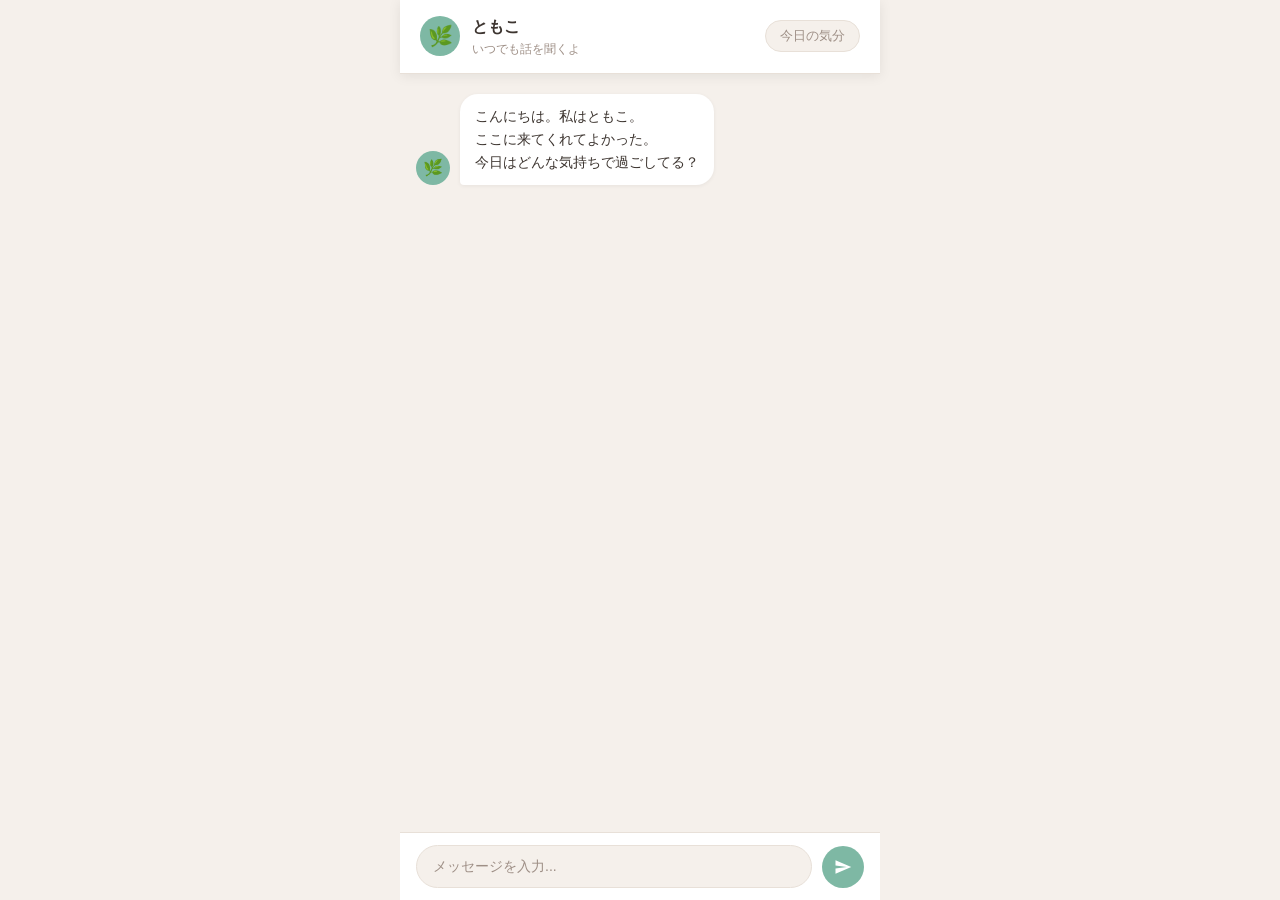
<file: OneDrive/デスクトップ/LINE引きこもり/frontend/index.html>
<!DOCTYPE html>
<html lang="ja">
<head>
  <meta charset="UTF-8">
  <meta name="viewport" content="width=device-width, initial-scale=1.0, maximum-scale=1.0, user-scalable=no">
  <meta name="theme-color" content="#7eb8a4">
  <title>ともこ - 話し相手AI</title>

  <!-- LIFF SDK (本番で使用) -->
  <!-- <script src="https://static.line-scdn.net/liff/edge/2/sdk.js"></script> -->

  <link rel="stylesheet" href="src/css/main.css">
</head>
<body>

<div class="app">
  <!-- ヘッダー -->
  <header class="header">
    <div class="header-avatar">🌿</div>
    <div class="header-info">
      <h1>ともこ</h1>
      <p>いつでも話を聞くよ</p>
    </div>
    <button class="header-mood-btn" id="mood-btn">今日の気分</button>
  </header>

  <!-- メッセージ一覧 -->
  <main class="messages" id="messages"></main>

  <!-- 入力エリア -->
  <div class="input-area">
    <textarea
      id="message-input"
      placeholder="メッセージを入力..."
      rows="1"
    ></textarea>
    <button id="send-btn" aria-label="送信">
      <svg viewBox="0 0 24 24" xmlns="http://www.w3.org/2000/svg">
        <path d="M2.01 21L23 12 2.01 3 2 10l15 2-15 2z"/>
      </svg>
    </button>
  </div>
</div>

<!-- 気分チェックモーダル -->
<div class="modal-overlay hidden" id="mood-overlay">
  <div class="modal" style="position:relative;">
    <button class="modal-close" id="mood-close">✕</button>
    <h2>今日の気分は？</h2>
    <p>無理に答えなくていいよ。ありのままで</p>
    <div class="mood-options" id="mood-options"></div>
    <textarea
      id="mood-note"
      placeholder="一言メモ（任意）"
    ></textarea>
    <button id="mood-save-btn">記録する</button>
  </div>
</div>

<!-- スクリプト -->
<script src="src/js/config.js"></script>
<script src="src/js/storage.js"></script>
<script src="src/js/liff-init.js"></script>
<script src="src/js/api-client.js"></script>
<script src="src/js/mood.js"></script>
<script src="src/js/chat.js"></script>

<script>
  (async () => {
    try {
      await LiffManager.init();
      Mood.init();
      Chat.init();
    } catch (e) {
      console.error("Init error:", e);
    }
  })();
</script>

</body>
</html>
</file>
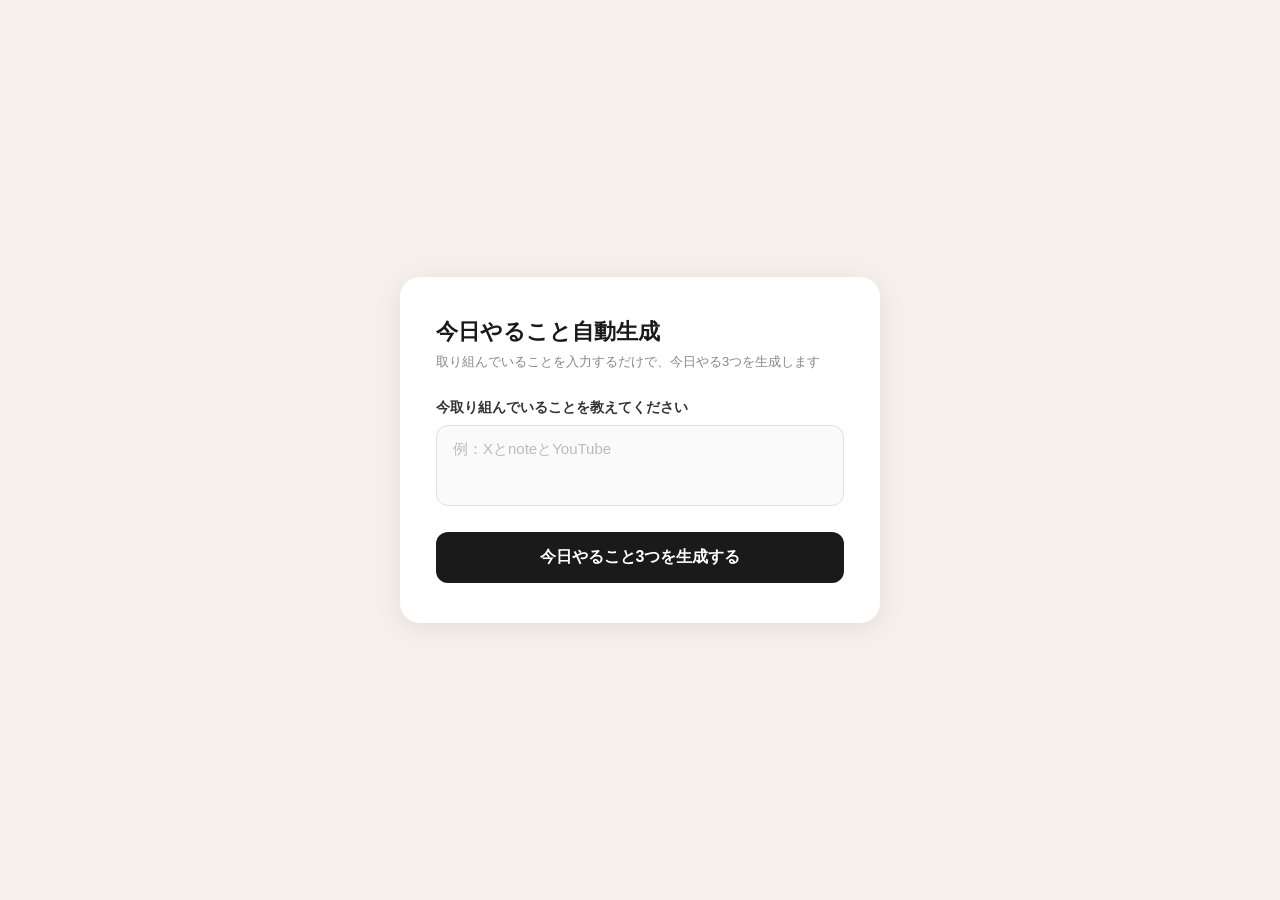
<file: OneDrive/デスクトップ/アプリ集/today_to_do/index.html>
<!DOCTYPE html>
<html lang="ja">
<head>
  <meta charset="UTF-8">
  <meta name="viewport" content="width=device-width, initial-scale=1.0">
  <title>今日やること自動生成</title>
  <style>
    * { box-sizing: border-box; margin: 0; padding: 0; }

    body {
      font-family: 'Hiragino Kaku Gothic ProN', 'Hiragino Sans', sans-serif;
      background: #f5f0eb;
      min-height: 100vh;
      display: flex;
      align-items: center;
      justify-content: center;
      padding: 20px;
    }

    .container {
      background: #fff;
      border-radius: 20px;
      padding: 40px 36px;
      width: 100%;
      max-width: 480px;
      box-shadow: 0 4px 24px rgba(0,0,0,0.08);
    }

    h1 {
      font-size: 22px;
      font-weight: 700;
      color: #1a1a1a;
      margin-bottom: 6px;
    }

    .subtitle {
      font-size: 13px;
      color: #888;
      margin-bottom: 28px;
    }

    label {
      display: block;
      font-size: 14px;
      font-weight: 600;
      color: #333;
      margin-bottom: 8px;
    }

    textarea {
      width: 100%;
      border: 1.5px solid #e0e0e0;
      border-radius: 12px;
      padding: 14px 16px;
      font-size: 15px;
      font-family: inherit;
      resize: none;
      outline: none;
      transition: border-color 0.2s;
      color: #222;
      background: #fafafa;
    }

    textarea:focus { border-color: #4f8ef7; background: #fff; }

    textarea::placeholder { color: #bbb; }

    button {
      width: 100%;
      margin-top: 22px;
      padding: 15px;
      background: #1a1a1a;
      color: #fff;
      border: none;
      border-radius: 12px;
      font-size: 16px;
      font-weight: 700;
      font-family: inherit;
      cursor: pointer;
      transition: background 0.2s, transform 0.1s;
    }

    button:hover { background: #333; }
    button:active { transform: scale(0.98); }
    button:disabled { background: #ccc; cursor: not-allowed; }

    .result {
      margin-top: 28px;
      padding: 24px 20px;
      background: #f9f7f4;
      border-radius: 14px;
      border: 1.5px solid #ece8e2;
      display: none;
    }

    .result-title {
      font-size: 18px;
      font-weight: 800;
      color: #1a1a1a;
      margin-bottom: 14px;
    }

    .task-item {
      display: flex;
      align-items: flex-start;
      gap: 10px;
      padding: 10px 0;
      border-bottom: 1px solid #ece8e2;
      font-size: 15px;
      color: #222;
      line-height: 1.5;
    }

    .task-item:last-child { border-bottom: none; }

    .task-dot {
      width: 8px;
      height: 8px;
      border-radius: 50%;
      background: #4f8ef7;
      margin-top: 7px;
      flex-shrink: 0;
    }

    .loading {
      display: none;
      text-align: center;
      padding: 20px;
      color: #888;
      font-size: 14px;
    }

    .spinner {
      display: inline-block;
      width: 22px;
      height: 22px;
      border: 2px solid #ddd;
      border-top-color: #4f8ef7;
      border-radius: 50%;
      animation: spin 0.7s linear infinite;
      margin-bottom: 8px;
    }

    @keyframes spin { to { transform: rotate(360deg); } }

    .error {
      margin-top: 14px;
      padding: 12px 16px;
      background: #fff0f0;
      border: 1px solid #fcc;
      border-radius: 10px;
      color: #c00;
      font-size: 13px;
      display: none;
    }
  </style>
</head>
<body>
  <div class="container">
    <h1>今日やること自動生成</h1>
    <p class="subtitle">取り組んでいることを入力するだけで、今日やる3つを生成します</p>

    <label for="topic">今取り組んでいることを教えてください</label>
    <textarea id="topic" rows="3" placeholder="例：XとnoteとYouTube"></textarea>

    <button id="generateBtn" onclick="generate()">今日やること3つを生成する</button>

    <div class="error" id="error"></div>

    <div class="loading" id="loading">
      <div class="spinner"></div><br>生成中...
    </div>

    <div class="result" id="result">
      <div class="result-title"># 今日やる事3つだけ</div>
      <div id="taskList"></div>
    </div>
  </div>

  <script>

    async function generate() {
      const topic = document.getElementById('topic').value.trim();

      const errorEl = document.getElementById('error');
      const loadingEl = document.getElementById('loading');
      const resultEl = document.getElementById('result');
      const btn = document.getElementById('generateBtn');

      errorEl.style.display = 'none';
      resultEl.style.display = 'none';

      if (!topic) { showError('取り組んでいることを入力してください。'); return; }

      btn.disabled = true;
      loadingEl.style.display = 'block';

      try {
        const res = await fetch('/api/messages', {
          method: 'POST',
          headers: {
            'Content-Type': 'application/json',
          },
          body: JSON.stringify({
            model: 'claude-haiku-4-5-20251001',
            max_tokens: 300,
            messages: [{
              role: 'user',
              content: `あなたはタスク整理の専門家です。
ユーザーが取り組んでいることをもとに、「今日やること」を具体的に3つだけ提案してください。

【取り組んでいること】
${topic}

【出力ルール】
- 必ず3つだけ
- 各タスクは1行、30文字以内
- 番号なし、記号なし、タスク内容のみ
- 今日1日で完結できる粒度にする
- 日本語で出力

出力例（Xとnoteの場合）：
Xポスト1本投稿する
リプライを3件する
noteのネタを1つ書き出す

それでは出力してください：`
            }]
          })
        });

        if (!res.ok) {
          const err = await res.json();
          throw new Error(err.error?.message || `APIエラー: ${res.status}`);
        }

        const data = await res.json();
        const text = data.content[0].text.trim();
        const tasks = text.split('\n').map(t => t.trim()).filter(t => t.length > 0).slice(0, 3);

        const taskList = document.getElementById('taskList');
        taskList.innerHTML = tasks.map(t => `
          <div class="task-item">
            <div class="task-dot"></div>
            <div>${escapeHtml(t)}</div>
          </div>
        `).join('');

        resultEl.style.display = 'block';

      } catch (e) {
        showError(e.message);
      } finally {
        btn.disabled = false;
        loadingEl.style.display = 'none';
      }
    }

    function showError(msg) {
      const el = document.getElementById('error');
      el.textContent = msg;
      el.style.display = 'block';
    }

    function escapeHtml(str) {
      return str.replace(/&/g,'&amp;').replace(/</g,'&lt;').replace(/>/g,'&gt;');
    }

    // Enterキーで生成
    document.addEventListener('keydown', e => {
      if (e.key === 'Enter' && (e.ctrlKey || e.metaKey)) generate();
    });
  </script>
</body>
</html>
</file>
<file: OneDrive/デスクトップ/LINE引きこもり/frontend/src/css/main.css>
*, *::before, *::after {
  box-sizing: border-box;
  margin: 0;
  padding: 0;
}

:root {
  --bg: #f5f0eb;
  --surface: #ffffff;
  --primary: #7eb8a4;
  --primary-dark: #5a9d87;
  --text: #3d3530;
  --text-muted: #9e8f86;
  --border: #e8e0d8;
  --user-bubble: #7eb8a4;
  --ai-bubble: #ffffff;
  --shadow: 0 2px 12px rgba(0,0,0,0.08);
}

html, body {
  height: 100%;
  font-family: -apple-system, 'Hiragino Sans', 'Yu Gothic', sans-serif;
  background: var(--bg);
  color: var(--text);
  font-size: 15px;
  line-height: 1.6;
}

/* ---- Layout ---- */
.app {
  display: flex;
  flex-direction: column;
  height: 100dvh;
  max-width: 480px;
  margin: 0 auto;
  background: var(--bg);
}

/* ---- Header ---- */
.header {
  background: var(--surface);
  border-bottom: 1px solid var(--border);
  padding: 14px 20px;
  display: flex;
  align-items: center;
  gap: 12px;
  flex-shrink: 0;
  box-shadow: var(--shadow);
}

.header-avatar {
  width: 40px;
  height: 40px;
  border-radius: 50%;
  background: var(--primary);
  display: flex;
  align-items: center;
  justify-content: center;
  font-size: 20px;
  flex-shrink: 0;
}

.header-info h1 {
  font-size: 16px;
  font-weight: 700;
  color: var(--text);
}

.header-info p {
  font-size: 12px;
  color: var(--text-muted);
}

.header-mood-btn {
  margin-left: auto;
  background: var(--bg);
  border: 1px solid var(--border);
  border-radius: 20px;
  padding: 6px 14px;
  font-size: 13px;
  color: var(--text-muted);
  cursor: pointer;
  transition: all 0.2s;
}

.header-mood-btn:hover {
  background: var(--primary);
  color: white;
  border-color: var(--primary);
}

/* ---- Chat messages ---- */
.messages {
  flex: 1;
  overflow-y: auto;
  padding: 20px 16px;
  display: flex;
  flex-direction: column;
  gap: 14px;
}

.message {
  display: flex;
  gap: 10px;
  animation: fadeIn 0.25s ease;
}

@keyframes fadeIn {
  from { opacity: 0; transform: translateY(6px); }
  to   { opacity: 1; transform: translateY(0); }
}

.message.user {
  flex-direction: row-reverse;
}

.message-avatar {
  width: 34px;
  height: 34px;
  border-radius: 50%;
  background: var(--primary);
  display: flex;
  align-items: center;
  justify-content: center;
  font-size: 16px;
  flex-shrink: 0;
  align-self: flex-end;
}

.message.user .message-avatar {
  background: #c9b8ad;
}

.bubble {
  max-width: 72%;
  padding: 11px 15px;
  border-radius: 18px;
  font-size: 14px;
  line-height: 1.65;
  white-space: pre-wrap;
  word-break: break-word;
  box-shadow: 0 1px 4px rgba(0,0,0,0.06);
}

.message.ai .bubble {
  background: var(--ai-bubble);
  border-bottom-left-radius: 4px;
  color: var(--text);
}

.message.user .bubble {
  background: var(--user-bubble);
  border-bottom-right-radius: 4px;
  color: white;
}

/* Typing indicator */
.typing-indicator {
  display: flex;
  gap: 5px;
  padding: 14px 18px;
  background: var(--ai-bubble);
  border-radius: 18px;
  border-bottom-left-radius: 4px;
  width: fit-content;
  box-shadow: 0 1px 4px rgba(0,0,0,0.06);
}

.typing-indicator span {
  width: 7px;
  height: 7px;
  background: var(--text-muted);
  border-radius: 50%;
  animation: bounce 1.2s infinite;
}

.typing-indicator span:nth-child(2) { animation-delay: 0.2s; }
.typing-indicator span:nth-child(3) { animation-delay: 0.4s; }

@keyframes bounce {
  0%, 60%, 100% { transform: translateY(0); }
  30% { transform: translateY(-5px); }
}

/* ---- Input area ---- */
.input-area {
  background: var(--surface);
  border-top: 1px solid var(--border);
  padding: 12px 16px;
  display: flex;
  align-items: flex-end;
  gap: 10px;
  flex-shrink: 0;
}

#message-input {
  flex: 1;
  border: 1px solid var(--border);
  border-radius: 22px;
  padding: 10px 16px;
  font-size: 14px;
  font-family: inherit;
  resize: none;
  background: var(--bg);
  color: var(--text);
  outline: none;
  max-height: 120px;
  line-height: 1.5;
  transition: border-color 0.2s;
}

#message-input:focus {
  border-color: var(--primary);
}

#message-input::placeholder {
  color: var(--text-muted);
}

#send-btn {
  width: 42px;
  height: 42px;
  border-radius: 50%;
  background: var(--primary);
  border: none;
  cursor: pointer;
  display: flex;
  align-items: center;
  justify-content: center;
  flex-shrink: 0;
  transition: background 0.2s, transform 0.1s;
}

#send-btn:hover { background: var(--primary-dark); }
#send-btn:active { transform: scale(0.92); }
#send-btn:disabled { background: var(--border); cursor: not-allowed; }

#send-btn svg { width: 18px; height: 18px; fill: white; }

/* ---- Mood Modal ---- */
.modal-overlay {
  position: fixed;
  inset: 0;
  background: rgba(0,0,0,0.4);
  display: flex;
  align-items: flex-end;
  justify-content: center;
  z-index: 100;
  animation: fadeIn 0.2s ease;
}

.modal-overlay.hidden { display: none; }

.modal {
  background: var(--surface);
  border-radius: 24px 24px 0 0;
  padding: 28px 24px 40px;
  width: 100%;
  max-width: 480px;
  animation: slideUp 0.3s ease;
}

@keyframes slideUp {
  from { transform: translateY(40px); opacity: 0; }
  to   { transform: translateY(0);    opacity: 1; }
}

.modal h2 {
  font-size: 18px;
  font-weight: 700;
  margin-bottom: 8px;
  text-align: center;
}

.modal p {
  text-align: center;
  color: var(--text-muted);
  font-size: 13px;
  margin-bottom: 24px;
}

.mood-options {
  display: flex;
  justify-content: space-around;
  margin-bottom: 20px;
}

.mood-btn {
  display: flex;
  flex-direction: column;
  align-items: center;
  gap: 6px;
  cursor: pointer;
  border: 2px solid transparent;
  border-radius: 14px;
  padding: 10px 12px;
  transition: all 0.2s;
  background: none;
}

.mood-btn .icon { font-size: 28px; }
.mood-btn .label { font-size: 11px; color: var(--text-muted); }

.mood-btn:hover,
.mood-btn.selected {
  border-color: var(--primary);
  background: rgba(126,184,164,0.12);
}

#mood-note {
  width: 100%;
  border: 1px solid var(--border);
  border-radius: 12px;
  padding: 10px 14px;
  font-size: 14px;
  font-family: inherit;
  background: var(--bg);
  color: var(--text);
  outline: none;
  resize: none;
  height: 70px;
  margin-bottom: 16px;
}

#mood-note:focus { border-color: var(--primary); }

#mood-save-btn {
  width: 100%;
  background: var(--primary);
  color: white;
  border: none;
  border-radius: 14px;
  padding: 14px;
  font-size: 16px;
  font-weight: 700;
  cursor: pointer;
  transition: background 0.2s;
}

#mood-save-btn:hover { background: var(--primary-dark); }

.modal-close {
  position: absolute;
  top: 16px;
  right: 20px;
  background: none;
  border: none;
  font-size: 22px;
  cursor: pointer;
  color: var(--text-muted);
}
</file>
